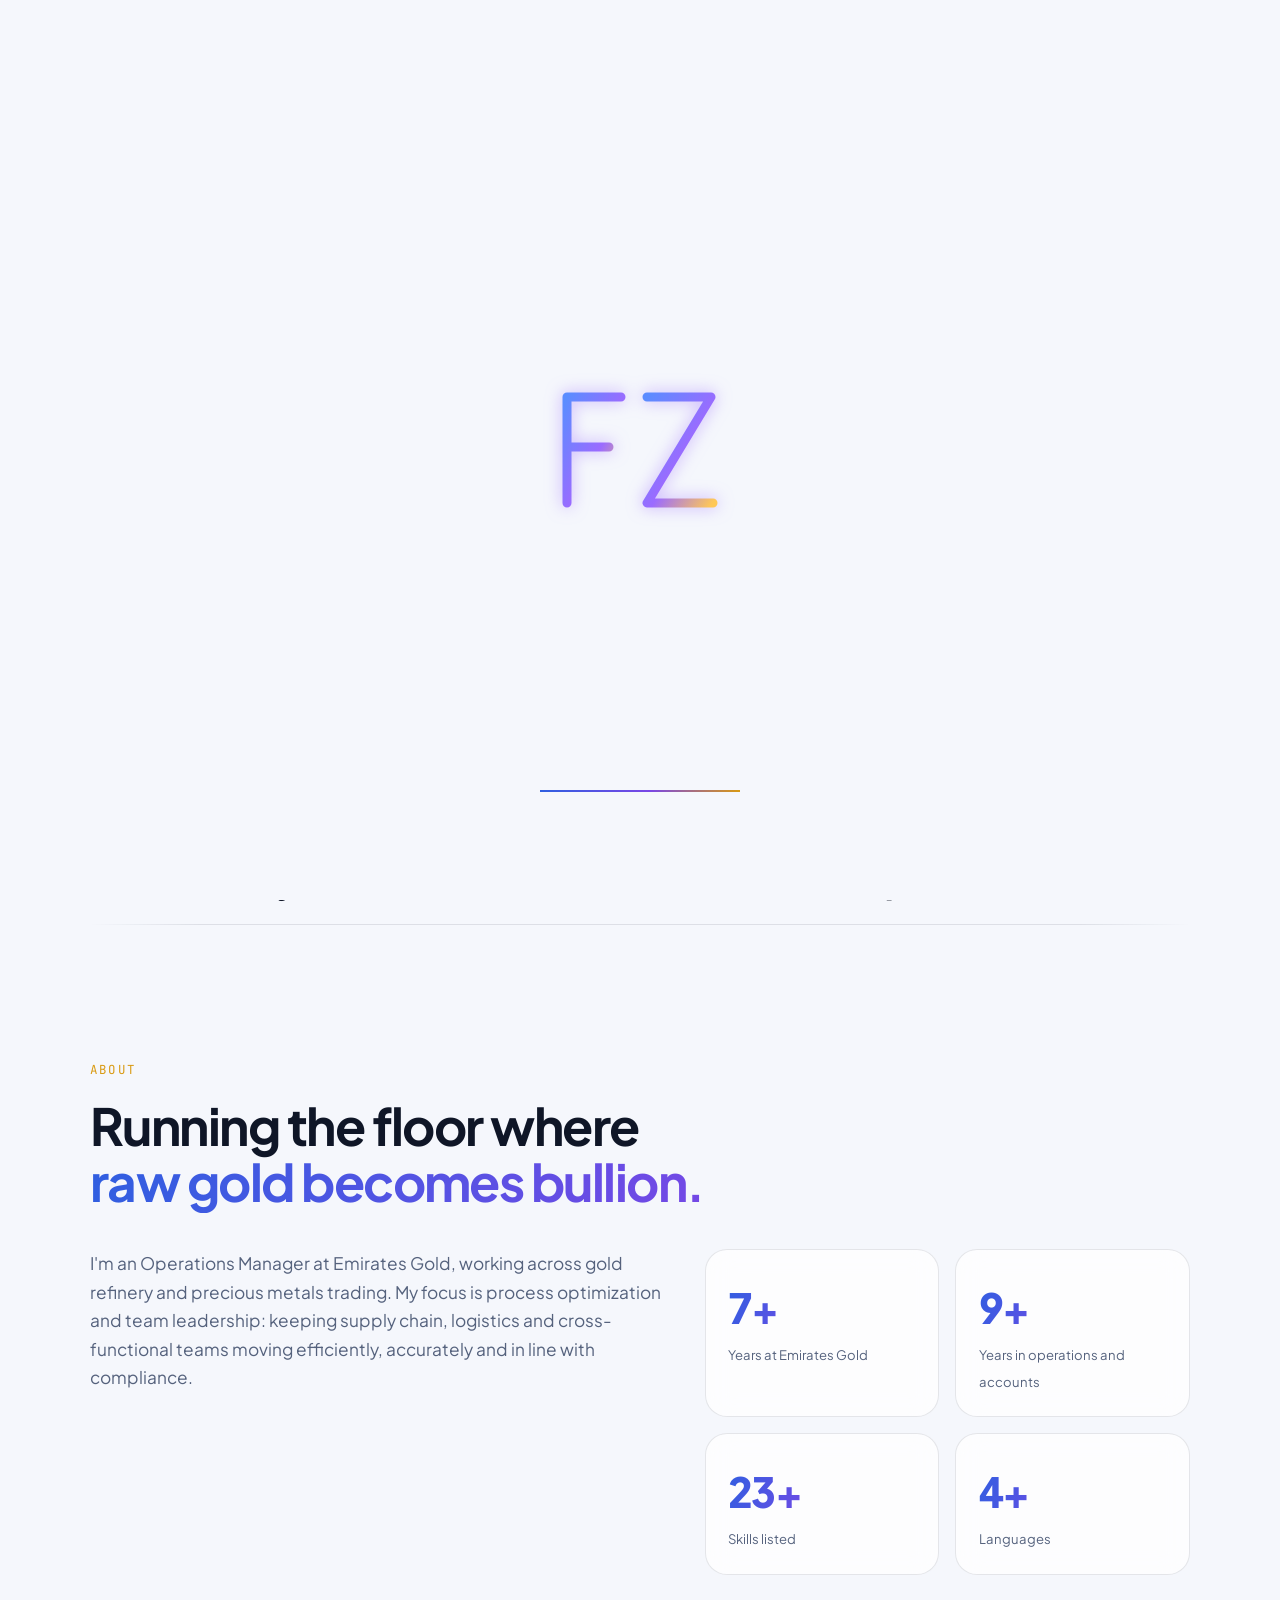
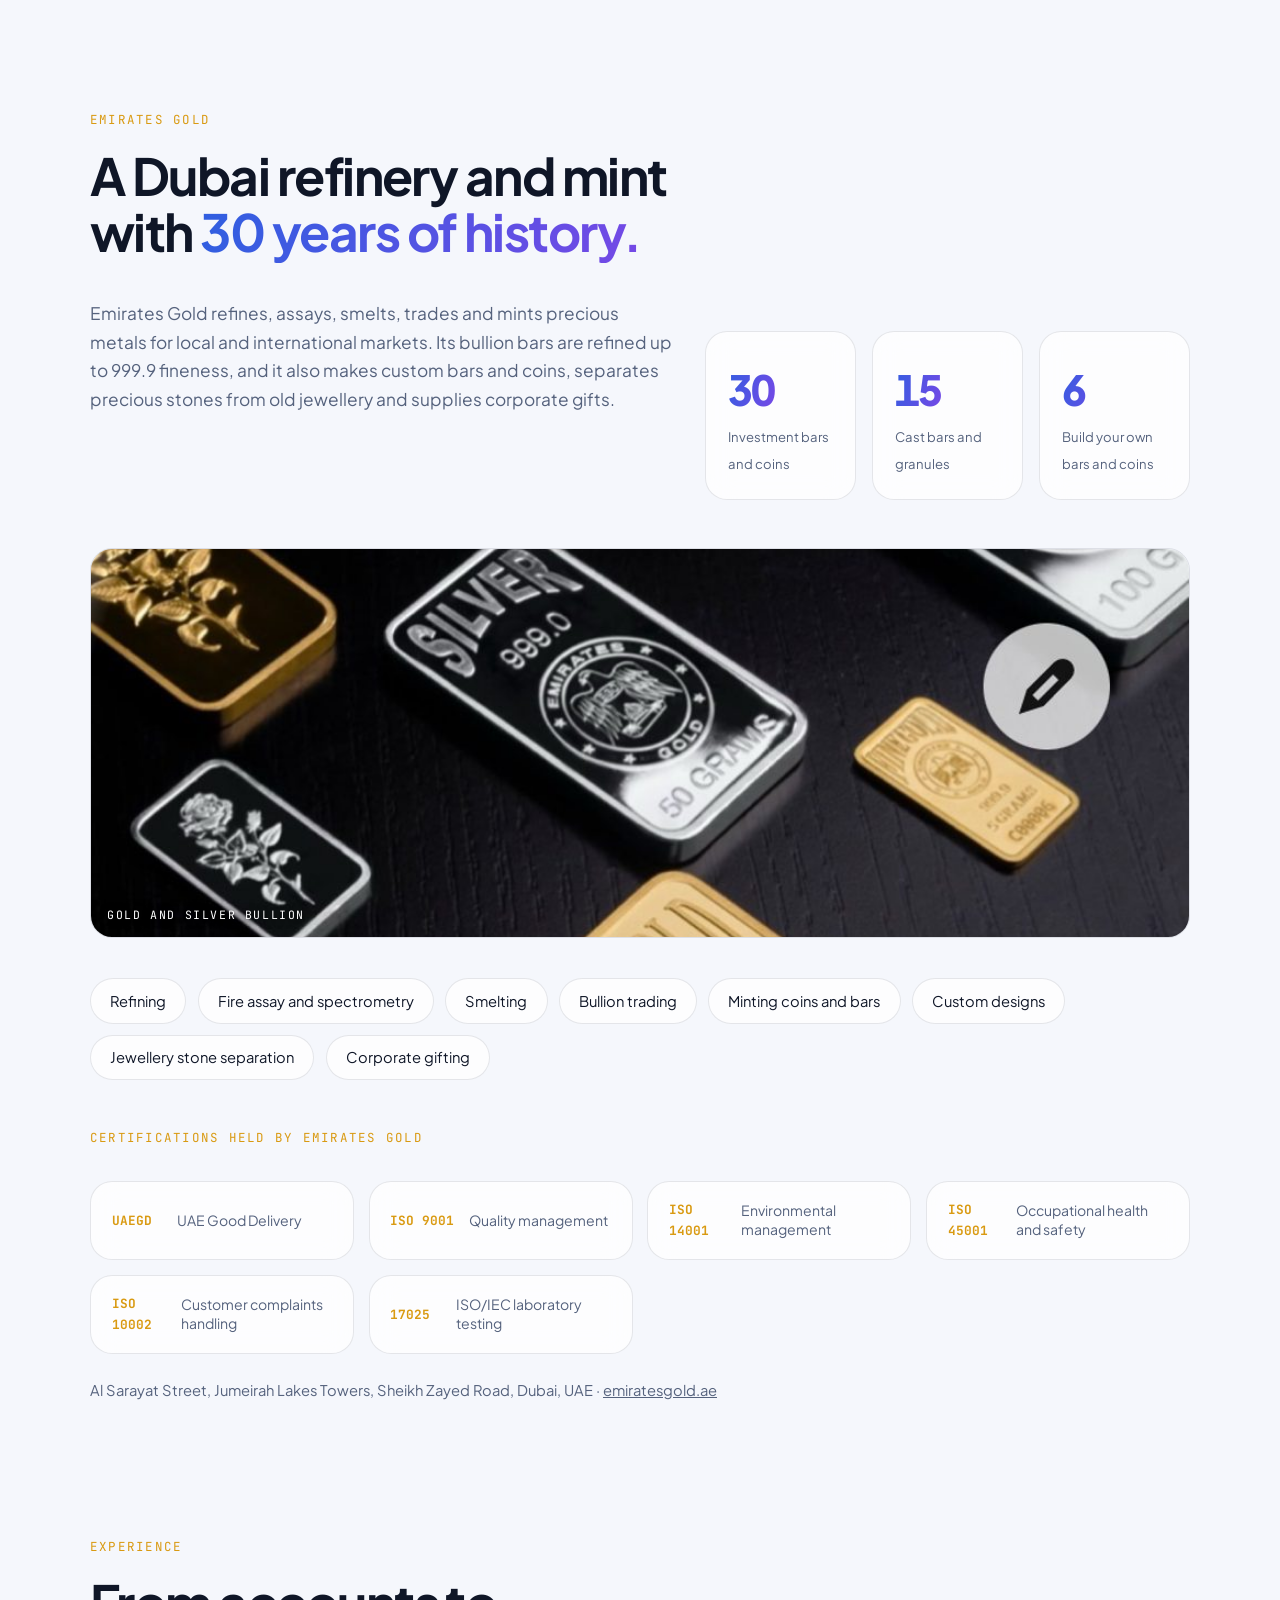
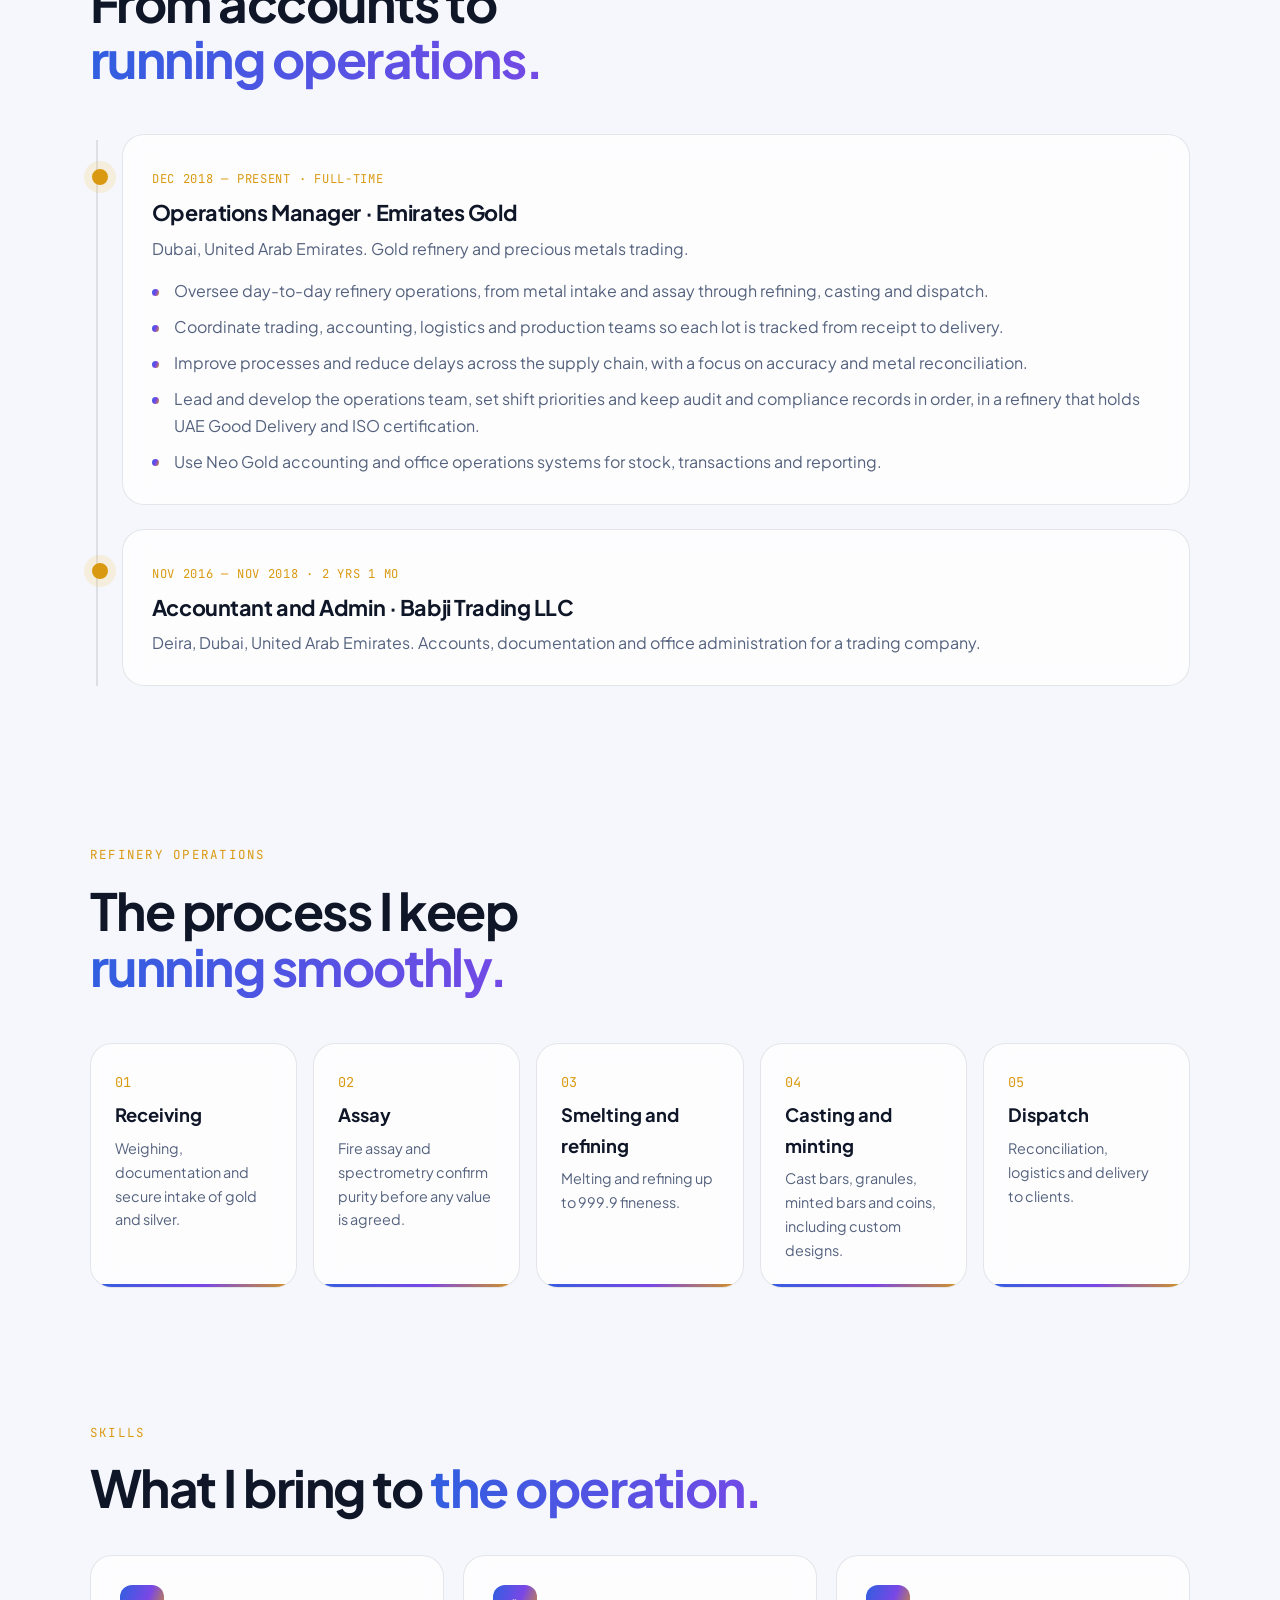
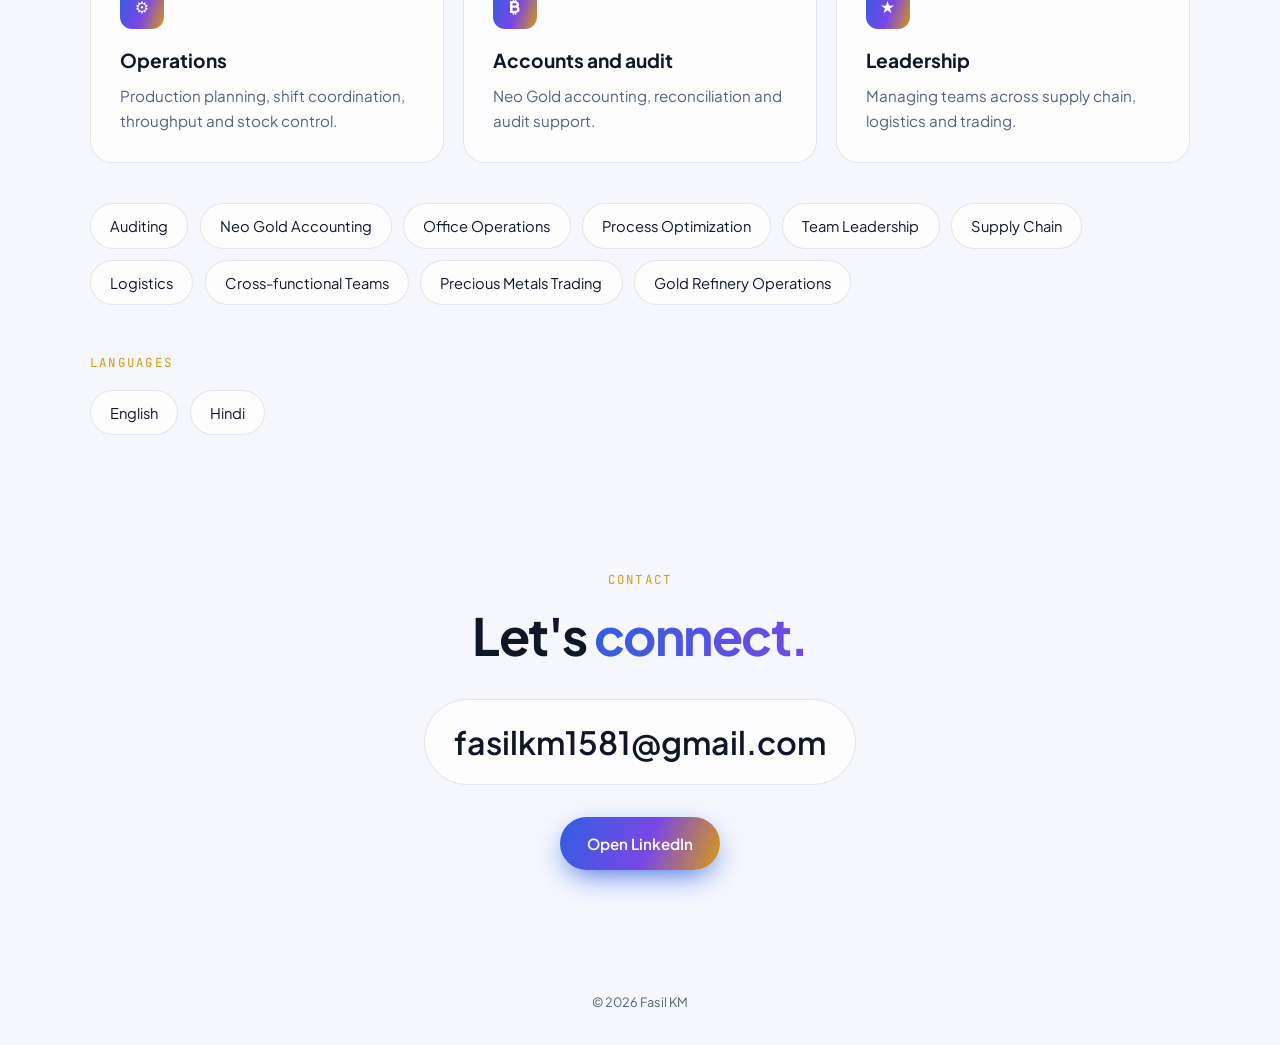
<file: index.html>
<!doctype html>
<html lang="en">
<head>
<meta charset="utf-8">
<meta name="viewport" content="width=device-width,initial-scale=1">
<meta name="description" content="Fasil KM, Operations Manager at Emirates Gold FZCO, Dubai. Gold refinery and precious metals operations.">
<title>Fasil KM. Portfolio</title>
<link rel="preconnect" href="https://fonts.googleapis.com">
<link rel="preconnect" href="https://fonts.gstatic.com" crossorigin>
<link href="https://fonts.googleapis.com/css2?family=Plus+Jakarta+Sans:wght@400;500;600;800&family=JetBrains+Mono:wght@500&display=swap" rel="stylesheet">
<style>
/* Layout: centered hero stack (photo, name, role), then glass sections on a drifting gradient field */
:root{color-scheme:dark;--bg:#080c16;--fg:#eef2fb;--mute:#93a0ba;--card:rgba(255,255,255,.055);--line:rgba(255,255,255,.1);--a:#5b8cff;--b:#9b6bff;--g:#ffc857;--grad:linear-gradient(110deg,var(--a),var(--b) 55%,var(--g));--sans:'Plus Jakarta Sans',system-ui,sans-serif;--mono:'JetBrains Mono',ui-monospace,monospace}
@media (prefers-color-scheme:light){:root:not([data-theme="dark"]){color-scheme:light;--bg:#f5f7fc;--fg:#0f1627;--mute:#55627d;--card:rgba(255,255,255,.75);--line:rgba(15,22,39,.1);--a:#2f5fe0;--b:#7a47e6;--g:#d99a12}}
:root[data-theme="light"]{color-scheme:light;--bg:#f5f7fc;--fg:#0f1627;--mute:#55627d;--card:rgba(255,255,255,.75);--line:rgba(15,22,39,.1);--a:#2f5fe0;--b:#7a47e6;--g:#d99a12}
*{box-sizing:border-box;margin:0;padding:0}
html{scroll-behavior:smooth}
body{background:var(--bg);color:var(--fg);font-family:var(--sans);line-height:1.65;overflow-x:hidden;padding-inline:max(16px,4vw)}
a{color:inherit;text-decoration:none}
:focus-visible{outline:2px solid var(--a);outline-offset:3px}
/* blobs */
.field{position:fixed;inset:0;z-index:-1;overflow:hidden;pointer-events:none}
.field i{position:absolute;border-radius:50%;filter:blur(90px);opacity:.45;animation:drift 20s ease-in-out infinite alternate}
.field i:nth-child(1){width:46vmax;height:46vmax;background:var(--a);top:-12vmax;left:-10vmax}
.field i:nth-child(2){width:40vmax;height:40vmax;background:var(--b);bottom:-14vmax;right:-8vmax;animation-delay:-6s}
.field i:nth-child(3){width:26vmax;height:26vmax;background:var(--g);top:40%;left:45%;opacity:.18;animation-delay:-12s}
@keyframes drift{to{transform:translate(8vmax,6vmax) scale(1.2)}}
#prog{position:fixed;top:0;left:0;height:3px;width:0;background:var(--grad);z-index:60}
/* nav */
.nav{position:fixed;top:14px;left:50%;transform:translateX(-50%);z-index:50;display:flex;gap:.2rem;padding:.4rem;border-radius:99px;background:var(--card);border:1px solid var(--line);backdrop-filter:blur(16px);-webkit-backdrop-filter:blur(16px);max-width:calc(100% - 24px);overflow-x:auto;scrollbar-width:none;animation:drop .9s .2s both cubic-bezier(.2,.8,.2,1)}
.nav::-webkit-scrollbar{display:none}
.nav a{padding:.45rem .95rem;border-radius:99px;font-size:.85rem;color:var(--mute);white-space:nowrap;transition:.3s}
.nav a:hover{color:var(--fg)}
.nav a.on{background:var(--grad);color:#fff}
@keyframes drop{from{opacity:0;transform:translate(-50%,-30px)}}
section{max-width:1100px;margin-inline:auto;padding-block:11vh 4vh}
.eyebrow{font-family:var(--mono);font-size:.78rem;letter-spacing:.18em;text-transform:uppercase;color:var(--g);margin-bottom:1rem}
h2{font-size:clamp(1.9rem,5vw,3.2rem);line-height:1.1;letter-spacing:-.03em;max-width:20ch;text-wrap:balance}
.grad{background:var(--grad);-webkit-background-clip:text;background-clip:text;color:transparent;background-size:200% auto;animation:flow 6s linear infinite}
@keyframes flow{to{background-position:200% center}}
/* hero */
#home{min-height:auto;padding-top:15vh;display:flex;flex-direction:column;align-items:center;text-align:center}
.avatar{position:relative;width:clamp(170px,30vw,240px);aspect-ratio:1;animation:pop 1.1s .1s both cubic-bezier(.2,1.2,.3,1)}
.avatar::before{content:"";position:absolute;inset:-7px;border-radius:50%;background:conic-gradient(from 0deg,var(--a),var(--b),var(--g),var(--a));animation:spin 6s linear infinite}
.avatar::after{content:"";position:absolute;inset:-22px;border-radius:50%;border:1px dashed var(--line);animation:spin 30s linear infinite reverse}
.avatar img{position:relative;z-index:1;width:100%;height:100%;border-radius:50%;object-fit:cover;border:5px solid var(--bg);display:block;max-width:100%}
.orb{position:absolute;z-index:2;font-size:.72rem;font-weight:600;padding:.3rem .7rem;border-radius:99px;background:var(--card);border:1px solid var(--line);backdrop-filter:blur(10px);-webkit-backdrop-filter:blur(10px);white-space:nowrap;animation:float 5s ease-in-out infinite alternate}
.orb:nth-of-type(1){left:-36%;top:12%}.orb:nth-of-type(2){right:-40%;top:30%;animation-delay:-1.5s}.orb:nth-of-type(3){left:-24%;bottom:6%;animation-delay:-3s}
@media(max-width:560px){.orb{display:none}}
@keyframes float{to{transform:translateY(-14px)}}
@keyframes spin{to{transform:rotate(1turn)}}
@keyframes pop{from{opacity:0;transform:scale(.6)}}
.hname{font-size:clamp(2.8rem,10vw,6.5rem);font-weight:800;line-height:1;letter-spacing:-.05em;margin-top:2.6rem}
.up{opacity:0;transform:translateY(30px);animation:up .9s both cubic-bezier(.2,.8,.2,1)}
@keyframes up{to{opacity:1;transform:none}}
.hrole{margin-top:1rem;font-size:clamp(1.1rem,2.6vw,1.7rem);font-weight:600}
.hsub{margin-top:.5rem;color:var(--mute);min-height:1.8em;font-family:var(--mono);font-size:clamp(.85rem,1.8vw,1rem)}
.caret{display:inline-block;width:2px;height:1em;background:var(--g);margin-left:3px;vertical-align:-.15em;animation:blink 1s steps(1) infinite}
@keyframes blink{50%{opacity:0}}
.cta{display:flex;gap:.8rem;margin-top:2rem;flex-wrap:wrap;justify-content:center}
.btn{display:inline-block;padding:.85rem 1.7rem;border-radius:99px;font-weight:600;font-size:.95rem;border:1px solid var(--line);background:var(--card);backdrop-filter:blur(10px);-webkit-backdrop-filter:blur(10px);transition:transform .2s,box-shadow .3s}
.btn.main{background:var(--grad);border:0;color:#fff;box-shadow:0 10px 30px -8px var(--a)}
.btn:hover{box-shadow:0 14px 34px -10px var(--b)}
.loc{margin-top:2.4rem;display:flex;gap:.6rem;align-items:center;color:var(--mute);font-size:.88rem}
.loc i{width:8px;height:8px;border-radius:50%;background:#3ddc97;animation:pulse 1.8s infinite}
@keyframes pulse{0%{box-shadow:0 0 0 0 rgba(61,220,151,.6)}100%{box-shadow:0 0 0 12px rgba(61,220,151,0)}}
/* marquee */
.marquee{margin-top:8vh;overflow:hidden;border-block:1px solid var(--line);padding:1rem 0;mask-image:linear-gradient(90deg,transparent,#000 10%,#000 90%,transparent);-webkit-mask-image:linear-gradient(90deg,transparent,#000 10%,#000 90%,transparent)}
.track{display:inline-flex;gap:2.5rem;white-space:nowrap;animation:mq 28s linear infinite;font-size:clamp(1.2rem,3vw,2rem);font-weight:800;letter-spacing:-.02em}
.track span{display:flex;align-items:center;gap:2.5rem}
.track span::after{content:"✦";color:var(--g);font-size:.7em}
@keyframes mq{to{transform:translateX(-50%)}}
/* glass */
.glass{background:var(--card);border:1px solid var(--line);border-radius:22px;backdrop-filter:blur(14px);-webkit-backdrop-filter:blur(14px)}
.about-wrap{display:grid;grid-template-columns:1.2fr 1fr;gap:2rem;margin-top:2.5rem}
@media(max-width:820px){.about-wrap{grid-template-columns:1fr}}
.about-wrap>*{min-width:0}
.about-wrap p{color:var(--mute);font-size:1.08rem;max-width:58ch}
.stats{display:grid;grid-template-columns:1fr 1fr;gap:1rem}
.stat{padding:1.4rem}
.stat b{display:block;font-size:2.6rem;font-weight:800;letter-spacing:-.04em;background:var(--grad);-webkit-background-clip:text;background-clip:text;color:transparent;font-variant-numeric:tabular-nums}
.stat span{color:var(--mute);font-size:.82rem}
/* timeline */
.tl{position:relative;margin-top:3rem;padding-left:2rem}
.tl::before{content:"";position:absolute;left:6px;top:6px;bottom:0;width:2px;background:var(--line)}
.tl .fill{position:absolute;left:6px;top:6px;width:2px;height:0;background:var(--grad)}
.job{position:relative;padding:1.8rem;margin-bottom:1.5rem}
.job::before{content:"";position:absolute;left:calc(-2rem + 1px);top:2.1rem;width:12px;height:12px;border-radius:50%;background:var(--bg);border:2px solid var(--a);transition:.5s}
.job.in::before{background:var(--g);border-color:var(--g);box-shadow:0 0 0 8px rgba(255,200,87,.18)}
.job em{font-family:var(--mono);font-style:normal;font-size:.76rem;color:var(--g);letter-spacing:.06em}
.job h3{font-size:1.35rem;margin:.3rem 0;letter-spacing:-.02em}
.job p{color:var(--mute)}
.bul{list-style:none;display:grid;gap:.6rem;margin-top:1rem;color:var(--mute)}
.bul li{padding-left:1.4rem;position:relative}
.bul li::before{content:"";position:absolute;left:0;top:.65em;width:7px;height:7px;border-radius:50%;background:var(--grad)}
/* flow */
.flow{display:grid;grid-template-columns:repeat(auto-fit,minmax(180px,1fr));gap:1rem;margin-top:3rem;counter-reset:s}
.step{padding:1.5rem;position:relative;overflow:hidden}
.step::before{counter-increment:s;content:"0" counter(s);font-family:var(--mono);color:var(--g);font-size:.85rem}
.step h3{margin:.4rem 0;font-size:1.15rem}
.step p{color:var(--mute);font-size:.9rem}
.step::after{content:"";position:absolute;left:0;bottom:0;height:3px;width:0;background:var(--grad);transition:width 1.4s .3s}
.step.in::after{width:100%}
.ingot-unused{width:min(340px,80%);height:84px;margin:3rem auto 0;background:linear-gradient(135deg,#8a6a1c,#f6df8d 42%,#b8922e 62%,#6e5214);clip-path:polygon(8% 0,92% 0,100% 100%,0 100%);position:relative;overflow:hidden;box-shadow:0 20px 60px rgba(255,200,87,.25)}
.ingot-unused::after{content:"";position:absolute;top:0;bottom:0;width:60px;background:linear-gradient(90deg,transparent,rgba(255,255,255,.65),transparent);animation:shine 3.2s infinite;transform:skewX(-20deg)}
.ingot-unused span{position:absolute;inset:0;display:grid;place-items:center;color:#3b2c06;font-weight:800;letter-spacing:.2em;font-size:.78rem;z-index:1}
@keyframes shine{from{left:-80px}to{left:110%}}
/* skills */
.chips{display:flex;flex-wrap:wrap;gap:.7rem;margin-top:2.5rem}
.chip{padding:.6rem 1.2rem;border-radius:99px;border:1px solid var(--line);background:var(--card);font-size:.92rem;transition:transform .3s,background .3s,color .3s}
.chip:hover{background:var(--grad);color:#fff;transform:translateY(-5px) scale(1.05)}
.cards{display:grid;grid-template-columns:repeat(auto-fit,minmax(250px,1fr));gap:1.2rem;margin-top:2.5rem;perspective:900px}
.card{padding:1.8rem;position:relative;overflow:hidden;transition:transform .15s}
.card::after{content:"";position:absolute;width:260px;height:260px;left:var(--mx,50%);top:var(--my,50%);transform:translate(-50%,-50%);background:radial-gradient(rgba(91,140,255,.3),transparent 65%);opacity:0;transition:opacity .3s;pointer-events:none}
.card:hover::after{opacity:1}
.card h3{font-size:1.2rem;margin-bottom:.4rem}
.card p{color:var(--mute);font-size:.95rem}
.ico{display:grid;place-items:center;width:44px;height:44px;border-radius:12px;background:var(--grad);color:#fff;font-weight:800;margin-bottom:1rem}
/* contact */
#contact{text-align:center;padding-bottom:10vh}
#contact h2{margin-inline:auto}
.mail{display:inline-block;margin-top:2.2rem;font-size:clamp(1.1rem,3.4vw,2rem);font-weight:600;padding:1rem 1.8rem;border-radius:99px}
.mail:hover{box-shadow:0 14px 40px -12px var(--b)}
.sel{user-select:all}
footer{text-align:center;color:var(--mute);font-size:.8rem;padding:2rem 0}
/* reveal */
.rv{opacity:0;transform:translateY(40px) scale(.98);transition:opacity .9s,transform .9s cubic-bezier(.2,.8,.2,1)}
.rv.in{opacity:1;transform:none}
.rv.l{transform:translateX(-40px)}.rv.r{transform:translateX(40px)}
.rv.in.l,.rv.in.r{transform:none}
@media(prefers-reduced-motion:reduce){*{animation:none!important;transition:none!important}.rv,.up{opacity:1;transform:none}}
.bullion{position:relative;margin-top:3rem;border-radius:22px;overflow:hidden;border:1px solid var(--line);aspect-ratio:1000/355;max-width:100%}
.bullion img{width:100%;height:100%;object-fit:cover;display:block;transform:scale(1.12);transition:transform 1.6s cubic-bezier(.2,.8,.2,1)}
.bullion.in img{transform:scale(1)}
.bullion::after{content:"";position:absolute;top:0;bottom:0;width:90px;left:-120px;background:linear-gradient(90deg,transparent,rgba(255,255,255,.28),transparent);transform:skewX(-20deg);animation:shine 4s 1s infinite}
.bullion figcaption{position:absolute;left:1rem;bottom:.8rem;font-family:var(--mono);font-size:.72rem;letter-spacing:.14em;text-transform:uppercase;color:#fff;text-shadow:0 1px 8px #000}
.co{display:grid;grid-template-columns:repeat(auto-fit,minmax(150px,1fr));gap:1rem;margin-top:2rem}
.co .stat{text-align:left}
.certs{display:grid;grid-template-columns:repeat(auto-fit,minmax(210px,1fr));gap:.9rem;margin-top:2rem}
.cert{padding:1.1rem 1.3rem;display:flex;gap:.9rem;align-items:center}
.cert b{font-family:var(--mono);font-size:.8rem;color:var(--g);min-width:3.2rem}
.cert span{font-size:.88rem;color:var(--mute);line-height:1.4}
.addr{margin-top:1.5rem;color:var(--mute);font-size:.92rem}
.hero-bars{position:absolute;inset:0 0 auto 0;height:70vh;z-index:-1;opacity:.22;background:url([data-uri]) center/cover;mask-image:linear-gradient(#000 30%,transparent);-webkit-mask-image:linear-gradient(#000 30%,transparent)}

#loader{position:fixed;inset:0;z-index:100;background:var(--bg);display:grid;place-items:center;transition:transform 1s cubic-bezier(.77,0,.18,1),opacity .4s .7s;transform:none}
#loader.out{transform:translateY(-100%);opacity:0;pointer-events:none}
#loader::before{content:"";position:absolute;width:60vmax;height:60vmax;border-radius:50%;background:radial-gradient(var(--b),transparent 60%);opacity:.3;animation:drift 6s ease-in-out infinite alternate}
.ld-wrap{position:relative;text-align:center;display:grid;gap:1.4rem;justify-items:center}
.ld-mono{font-size:clamp(5rem,26vw,10rem);font-weight:800;letter-spacing:-.06em;line-height:1;color:transparent;-webkit-text-stroke:1.5px var(--fg);position:relative;animation:rimout .5s 2.2s forwards}
@keyframes rimout{to{-webkit-text-stroke-color:transparent}}
.ld-mono span{position:absolute;inset:0;background:var(--grad);-webkit-background-clip:text;background-clip:text;color:transparent;-webkit-text-stroke:0;padding-right:.06em;clip-path:inset(100% -2px 0 -2px);animation:fillup 2.2s .2s cubic-bezier(.6,0,.3,1) forwards}
@keyframes fillup{to{clip-path:inset(-2px -2px -2px -2px)}}
.ld-bar{width:min(260px,60vw);height:3px;background:var(--line);border-radius:3px;overflow:hidden}
.ld-bar i{display:block;height:100%;width:0;background:var(--grad);animation:ldbar 2.4s .1s cubic-bezier(.6,0,.3,1) forwards}
@keyframes ldbar{to{width:100%}}
.ld-meta{display:flex;gap:1.2rem;align-items:center;font-family:var(--mono);font-size:.78rem;letter-spacing:.2em;text-transform:uppercase;color:var(--mute)}
#ldn{color:var(--g);font-variant-numeric:tabular-nums;min-width:3ch;text-align:right}
body.loading{overflow:hidden}
body.loading .up,body.loading .avatar,body.loading .nav{animation-play-state:paused}
.brand{font-weight:800;letter-spacing:.04em;padding:.45rem .9rem;border-radius:99px;background:var(--grad);color:#fff;font-size:.85rem}
.nav a.brand:hover,.nav a.brand{color:#fff}
.nav a.brand.on{background:var(--grad)}

.ingot{width:min(300px,76vw);height:auto;overflow:visible;animation:bob 2.8s ease-in-out infinite alternate}
@keyframes bob{to{transform:translateY(-8px)}}
.pour{transform:translateY(115px);animation:pour 2.3s .2s cubic-bezier(.5,0,.2,1) forwards}
@keyframes pour{to{transform:translateY(0)}}
.glint{animation:glint 1.1s 2.5s ease-in-out forwards}
@keyframes glint{to{transform:skewX(-20deg) translateX(420px)}}
.stamp{opacity:0;transform-origin:150px 80px;animation:stamp .5s 2.3s cubic-bezier(.2,1.6,.4,1) forwards}
.stamp.s2{animation-delay:2.45s}
@keyframes stamp{from{opacity:0;transform:scale(1.8)}to{opacity:1;transform:none}}

#loader{background:transparent;transition:none;transform:none;opacity:1;display:block}
#loader::before{display:none}
#loader.out{transform:none;opacity:1;pointer-events:none}
.pn{position:absolute;left:0;right:0;height:50.5%;background:var(--bg);transition:transform 1s cubic-bezier(.77,0,.18,1)}
.pn.t{top:0}.pn.b{bottom:0}
#loader.out .pn.t{transform:translateY(-100%)}
#loader.out .pn.b{transform:translateY(100%)}
.ld-c{position:absolute;inset:0;display:grid;place-items:center;transition:transform .7s,opacity .5s}
#loader.out .ld-c,#loader.out .ld-line{opacity:0;transform:scale(1.4)}
.fz{width:min(170px,44vw);height:auto;overflow:visible;filter:drop-shadow(0 0 0 rgba(155,107,255,0));animation:glow .8s 2.1s ease-out forwards}
@keyframes glow{50%{filter:drop-shadow(0 0 22px rgba(155,107,255,.9))}100%{filter:drop-shadow(0 0 8px rgba(155,107,255,.5))}}
.dr{stroke-dasharray:1 2;stroke-dashoffset:1;opacity:0;animation:draw 1.1s cubic-bezier(.6,0,.3,1) both}
.d1{animation-delay:.2s}.d2{animation-delay:1s}
@keyframes draw{from{opacity:1;stroke-dashoffset:1}to{opacity:1;stroke-dashoffset:0}}
.ring{position:absolute;width:min(170px,44vw);aspect-ratio:1;border-radius:50%;border:2px solid #9b6bff;opacity:0;animation:ring 1s 2.2s ease-out forwards}
@keyframes ring{from{opacity:.9;transform:scale(.6)}to{opacity:0;transform:scale(3)}}
.ld-line{position:absolute;left:50%;bottom:12vh;width:min(200px,50vw);height:2px;margin-left:calc(min(200px,50vw)/-2);background:var(--line);overflow:hidden;transition:opacity .4s}
.ld-line i{display:block;height:100%;width:0;background:var(--grad);animation:ldbar 2.4s .1s cubic-bezier(.6,0,.3,1) forwards}
@keyframes ldbar{to{width:100%}}
</style>
</head>
<body>


<div id="loader" role="status" aria-label="Loading"><div class="pn t"></div><div class="pn b"></div>
<div class="ld-c"><svg class="fz" viewBox="0 0 170 130" width="170" height="130" aria-hidden="true">
<defs><linearGradient id="fg" x1="0" y1="0" x2="1" y2="1"><stop offset="0" stop-color="#5b8cff"/><stop offset=".55" stop-color="#9b6bff"/><stop offset="1" stop-color="#ffc857"/></linearGradient></defs>
<g fill="none" stroke="url(#fg)" stroke-width="9" stroke-linecap="round" stroke-linejoin="round">
<path class="dr d1" pathLength="1" d="M12 12H66M12 12V118M12 62H54"/>
<path class="dr d2" pathLength="1" d="M92 12H156L92 118H158"/>
</g></svg><i class="ring"></i></div>
<div class="ld-line"><i></i></div></div>
<script>document.body.classList.add('loading')</script>
<div class="field"><i></i><i></i><i></i></div>
<div id="prog"></div>

<nav class="nav" id="nav">
  <a href="#home" class="brand">FZ</a><a href="#home" class="on">Home</a><a href="#about">About</a><a href="#company">Company</a><a href="#experience">Experience</a><a href="#process">Process</a><a href="#skills">Skills</a><a href="#contact">Contact</a>
</nav>

<section id="home" style="position:relative"><div class="hero-bars" aria-hidden="true"></div>
  <div class="avatar" id="av">
    <img src="[data-uri]" alt="Fasil KM" width="560" height="560">
    <span class="orb">Gold Refinery</span><span class="orb">Operations</span><span class="orb">Dubai, UAE</span>
  </div>
  <h1 class="hname up" style="animation-delay:.5s"><span class="grad">Fasil KM</span></h1>
  <p class="hrole up" style="animation-delay:.7s">Operations Manager at Emirates Gold FZCO</p>
  <p class="hsub up" style="animation-delay:.9s"><span id="type"></span><span class="caret"></span></p>
  <div class="cta up" style="animation-delay:1.1s">
    <a class="btn main mag" href="#experience">View experience</a>
    <a class="btn mag" href="https://www.linkedin.com/in/fasil-km-a1857ba8" target="_blank" rel="noopener">LinkedIn</a>
  </div>
  <p class="loc up" style="animation-delay:1.3s"><i></i>Dubai, United Arab Emirates</p>
  <div class="marquee up" style="animation-delay:1.5s;width:100%"><div class="track" id="mq"></div></div>
</section>

<section id="about">
  <div class="eyebrow rv">About</div>
  <h2 class="rv">Running the floor where <span class="grad">raw gold becomes bullion.</span></h2>
  <div class="about-wrap">
    <p class="rv l">I'm an Operations Manager at Emirates Gold, working across gold refinery and precious metals trading. My focus is process optimization and team leadership: keeping supply chain, logistics and cross-functional teams moving efficiently, accurately and in line with compliance.</p>
    <div class="stats">
      <div class="stat glass rv r"><b data-to="7">0</b><span>Years at Emirates Gold</span></div>
      <div class="stat glass rv r" style="transition-delay:.1s"><b data-to="9">0</b><span>Years in operations and accounts</span></div>
      <div class="stat glass rv r" style="transition-delay:.2s"><b data-to="23">0</b><span>Skills listed</span></div>
      <div class="stat glass rv r" style="transition-delay:.3s"><b data-to="4">0</b><span>Languages</span></div>
    </div>
  </div>
</section>

<section id="company">
  <div class="eyebrow rv">Emirates Gold</div>
  <h2 class="rv">A Dubai refinery and mint with <span class="grad">30 years of history.</span></h2>
  <div class="about-wrap">
    <p class="rv l">Emirates Gold refines, assays, smelts, trades and mints precious metals for local and international markets. Its bullion bars are refined up to 999.9 fineness, and it also makes custom bars and coins, separates precious stones from old jewellery and supplies corporate gifts.</p>
    <div class="co">
      <div class="stat glass rv r"><b data-exact="1" data-to="30">0</b><span>Investment bars and coins</span></div>
      <div class="stat glass rv r" style="transition-delay:.1s"><b data-exact="1" data-to="15">0</b><span>Cast bars and granules</span></div>
      <div class="stat glass rv r" style="transition-delay:.2s"><b data-exact="1" data-to="6">0</b><span>Build your own bars and coins</span></div>
    </div>
  </div>
  <figure class="bullion rv"><img src="[data-uri]" alt="Gold and silver bullion bars: 1 ounce, 50 gram and 100 gram bars, 999.0 and fine gold" loading="lazy"><figcaption>Gold and silver bullion</figcaption></figure>
  <div class="chips rv"><span class="chip">Refining</span><span class="chip">Fire assay and spectrometry</span><span class="chip">Smelting</span><span class="chip">Bullion trading</span><span class="chip">Minting coins and bars</span><span class="chip">Custom designs</span><span class="chip">Jewellery stone separation</span><span class="chip">Corporate gifting</span></div>
  <div class="eyebrow rv" style="margin-top:3rem">Certifications held by Emirates Gold</div>
  <div class="certs">
    <div class="cert glass rv"><b>UAEGD</b><span>UAE Good Delivery</span></div>
    <div class="cert glass rv" style="transition-delay:.08s"><b>ISO 9001</b><span>Quality management</span></div>
    <div class="cert glass rv" style="transition-delay:.16s"><b>ISO 14001</b><span>Environmental management</span></div>
    <div class="cert glass rv" style="transition-delay:.24s"><b>ISO 45001</b><span>Occupational health and safety</span></div>
    <div class="cert glass rv" style="transition-delay:.32s"><b>ISO 10002</b><span>Customer complaints handling</span></div>
    <div class="cert glass rv" style="transition-delay:.4s"><b>17025</b><span>ISO/IEC laboratory testing</span></div>
  </div>
  <p class="addr rv">Al Sarayat Street, Jumeirah Lakes Towers, Sheikh Zayed Road, Dubai, UAE · <a href="https://www.emiratesgold.ae" target="_blank" rel="noopener" style="text-decoration:underline">emiratesgold.ae</a></p>
</section>

<section id="experience">
  <div class="eyebrow rv">Experience</div>
  <h2 class="rv">From accounts to <span class="grad">running operations.</span></h2>
  <div class="tl" id="tl"><div class="fill" id="fill"></div>
    <div class="job glass rv"><em>DEC 2018 — PRESENT · FULL-TIME</em><h3>Operations Manager · Emirates Gold</h3><p>Dubai, United Arab Emirates. Gold refinery and precious metals trading.</p>
      <ul class="bul">
        <li>Oversee day-to-day refinery operations, from metal intake and assay through refining, casting and dispatch.</li>
        <li>Coordinate trading, accounting, logistics and production teams so each lot is tracked from receipt to delivery.</li>
        <li>Improve processes and reduce delays across the supply chain, with a focus on accuracy and metal reconciliation.</li>
        <li>Lead and develop the operations team, set shift priorities and keep audit and compliance records in order, in a refinery that holds UAE Good Delivery and ISO certification.</li>
        <li>Use Neo Gold accounting and office operations systems for stock, transactions and reporting.</li>
      </ul></div>
    <div class="job glass rv"><em>NOV 2016 — NOV 2018 · 2 YRS 1 MO</em><h3>Accountant and Admin · Babji Trading LLC</h3><p>Deira, Dubai, United Arab Emirates. Accounts, documentation and office administration for a trading company.</p></div>
  </div>
</section>

<section id="process">
  <div class="eyebrow rv">Refinery operations</div>
  <h2 class="rv">The process I keep <span class="grad">running smoothly.</span></h2>
  <div class="flow">
    <div class="step glass rv"><h3>Receiving</h3><p>Weighing, documentation and secure intake of gold and silver.</p></div>
    <div class="step glass rv" style="transition-delay:.12s"><h3>Assay</h3><p>Fire assay and spectrometry confirm purity before any value is agreed.</p></div>
    <div class="step glass rv" style="transition-delay:.24s"><h3>Smelting and refining</h3><p>Melting and refining up to 999.9 fineness.</p></div>
    <div class="step glass rv" style="transition-delay:.36s"><h3>Casting and minting</h3><p>Cast bars, granules, minted bars and coins, including custom designs.</p></div>
    <div class="step glass rv" style="transition-delay:.48s"><h3>Dispatch</h3><p>Reconciliation, logistics and delivery to clients.</p></div>
  </div>
  
</section>

<section id="skills">
  <div class="eyebrow rv">Skills</div>
  <h2 class="rv">What I bring to <span class="grad">the operation.</span></h2>
  <div class="cards">
    <div class="card glass rv tilt"><div class="ico">⚙</div><h3>Operations</h3><p>Production planning, shift coordination, throughput and stock control.</p></div>
    <div class="card glass rv tilt" style="transition-delay:.1s"><div class="ico">₿</div><h3>Accounts and audit</h3><p>Neo Gold accounting, reconciliation and audit support.</p></div>
    <div class="card glass rv tilt" style="transition-delay:.2s"><div class="ico">★</div><h3>Leadership</h3><p>Managing teams across supply chain, logistics and trading.</p></div>
  </div>
  <div class="chips rv">
    <span class="chip">Auditing</span><span class="chip">Neo Gold Accounting</span><span class="chip">Office Operations</span><span class="chip">Process Optimization</span><span class="chip">Team Leadership</span><span class="chip">Supply Chain</span><span class="chip">Logistics</span><span class="chip">Cross-functional Teams</span><span class="chip">Precious Metals Trading</span><span class="chip">Gold Refinery Operations</span>
  </div>
  <div class="eyebrow rv" style="margin-top:3rem">Languages</div>
  <div class="chips rv" style="margin-top:0"><span class="chip">English</span><span class="chip">Hindi</span></div>
</section>

<section id="contact">
  <div class="eyebrow rv">Contact</div>
  <h2 class="rv">Let's <span class="grad">connect.</span></h2>
  <a class="mail glass rv mag sel" href="mailto:fasilkm1581@gmail.com">fasilkm1581@gmail.com</a>
  <div class="cta rv" style="margin-top:2rem"><a class="btn main mag" href="https://www.linkedin.com/in/fasil-km-a1857ba8" target="_blank" rel="noopener">Open LinkedIn</a></div>
</section>
<footer>© <span id="yr"></span> Fasil KM</footer>

<script>
const $=s=>document.querySelector(s),$$=s=>[...document.querySelectorAll(s)];
$('#yr').textContent=new Date().getFullYear();
const words=['Gold Refinery','Precious Metals','Process Optimization','Team Leadership','Supply Chain'];
$('#mq').innerHTML=[0,1].map(()=>`<span>${words.join('</span><span>')}</span>`).join('');
// typing
(function(){const r=['Gold refinery operations','Precious metals trading','Process optimization','Team leadership'],el=$('#type');let i=0,j=0,d=false;
(function t(){const w=r[i];el.textContent=w.slice(0,j);
if(!d&&j===w.length){d=true;return setTimeout(t,1500)}
if(d&&j===0){d=false;i=(i+1)%r.length}
j+=d?-1:1;setTimeout(t,d?35:80)})()})();
// progress, scrollspy, timeline fill
const secs=$$('section'),links=$$('#nav a');
function onScroll(){
 $('#prog').style.width=scrollY/(document.documentElement.scrollHeight-innerHeight)*100+'%';
 let cur=secs[0].id;secs.forEach(s=>{if(s.getBoundingClientRect().top<innerHeight*.4)cur=s.id});
 links.forEach(a=>a.classList.toggle('on',a.getAttribute('href')==='#'+cur));
 const tl=$('#tl'),r=tl.getBoundingClientRect();
 $('#fill').style.height=Math.max(0,Math.min(r.height-6,innerHeight*.6-r.top))+'px';
 const av=$('#av');if(av)av.style.transform=`translateY(${Math.min(scrollY,500)*.15}px)`;
}
addEventListener('scroll',onScroll,{passive:true});onScroll();
// reveal + counters
const io=new IntersectionObserver(es=>es.forEach(e=>{if(!e.isIntersecting)return;e.target.classList.add('in');
 e.target.querySelectorAll('[data-to]').forEach(b=>{const to=+b.dataset.to,s=performance.now();
 (function f(t){const p=Math.min((t-s)/1600,1);b.textContent=Math.round(to*(1-Math.pow(1-p,3)))+(b.dataset.exact?'':'+');if(p<1)requestAnimationFrame(f)})(s)});
 io.unobserve(e.target)}),{threshold:.15});
$$('.rv').forEach(e=>io.observe(e));
$$('.step').forEach(e=>io.observe(e));
// tilt + glow
$$('.tilt').forEach(el=>{el.addEventListener('mousemove',e=>{const r=el.getBoundingClientRect(),x=e.clientX-r.left,y=e.clientY-r.top;
 el.style.setProperty('--mx',x+'px');el.style.setProperty('--my',y+'px');
 el.style.transform=`rotateY(${(x/r.width-.5)*12}deg) rotateX(${-(y/r.height-.5)*12}deg)`});
 el.addEventListener('mouseleave',()=>el.style.transform='')});
// magnetic buttons
$$('.mag').forEach(el=>{el.addEventListener('mousemove',e=>{const r=el.getBoundingClientRect();
 el.style.transform=`translate(${(e.clientX-r.left-r.width/2)*.2}px,${(e.clientY-r.top-r.height/2)*.3}px)`});
 el.addEventListener('mouseleave',()=>el.style.transform='')});
// mouse parallax on blobs
addEventListener('mousemove',e=>{const x=(e.clientX/innerWidth-.5)*40,y=(e.clientY/innerHeight-.5)*40;
 $$('.field i').forEach((b,i)=>b.style.translate=`${x*(i+1)*.5}px ${y*(i+1)*.5}px`)});

// loader
(function(){const L=$('#loader');let done=false;
function fin(){if(done)return;done=true;L.classList.add('out');document.body.classList.remove('loading');setTimeout(()=>L.remove(),1300)}
setTimeout(fin,3300);setTimeout(fin,6000)})();
</script>
</body>
</html>
</file>
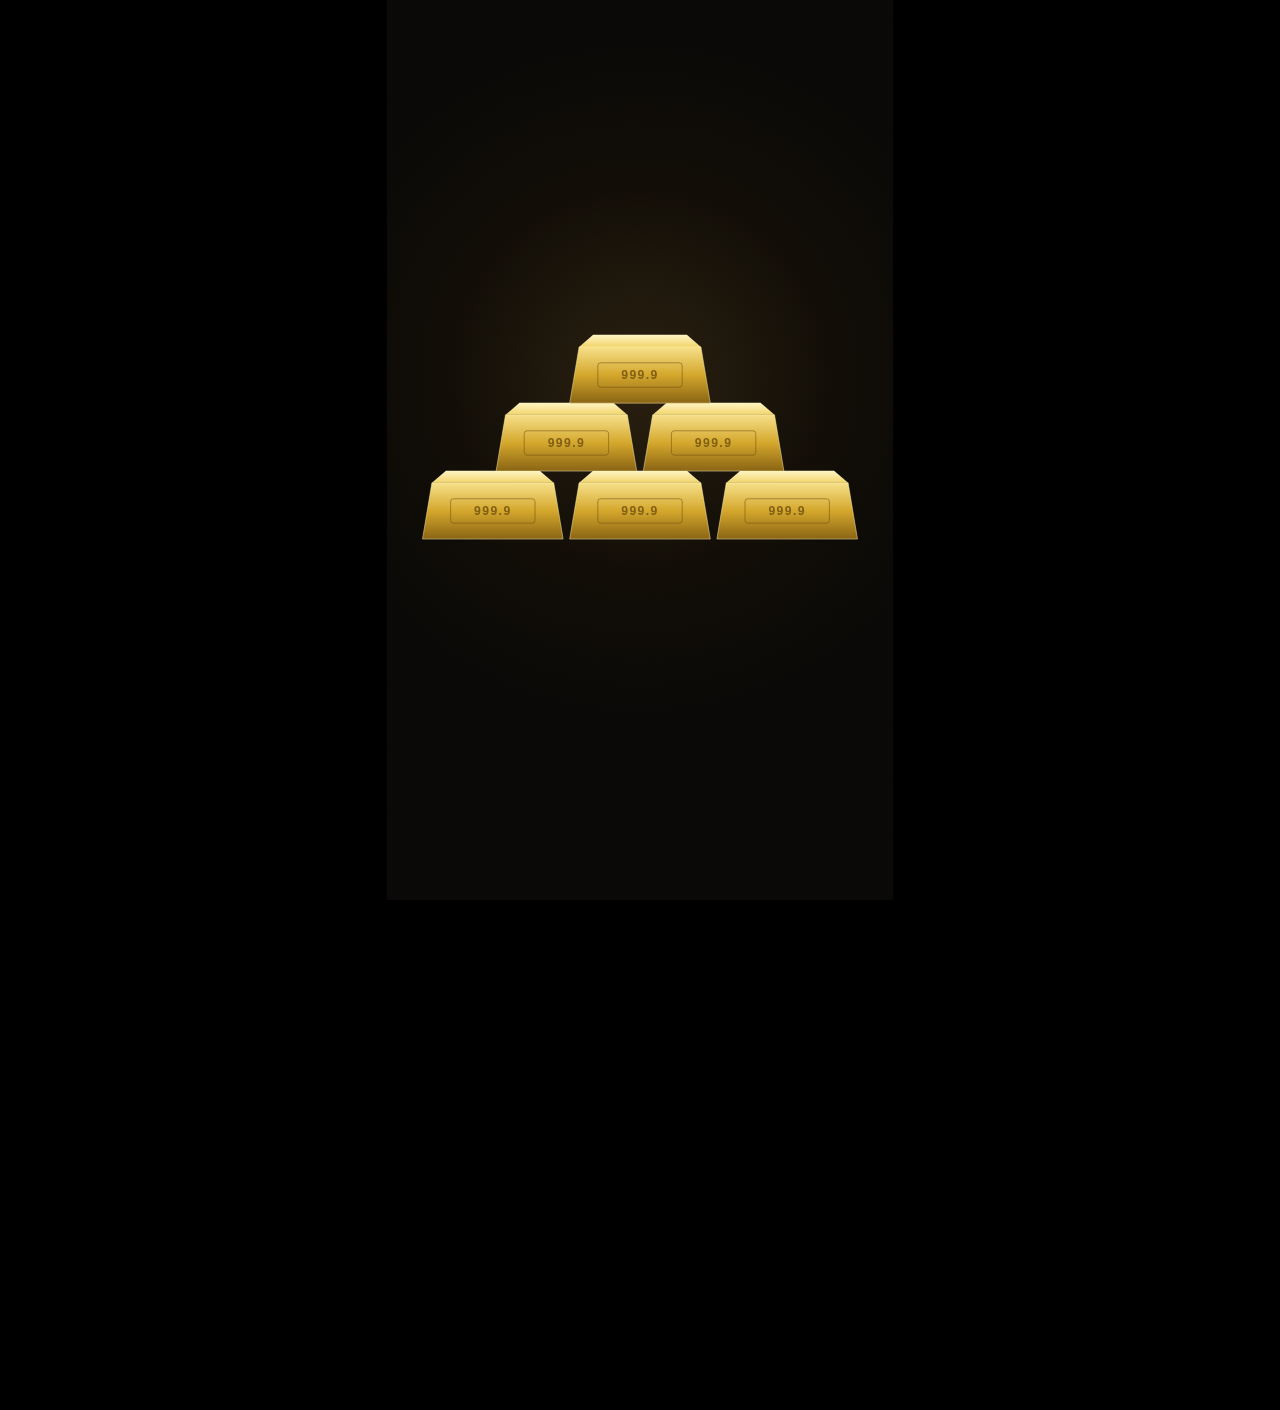
<file: emirates-gold-reel.html>
<!doctype html>
<html lang="en">
<head>
<meta charset="utf-8">
<meta name="viewport" content="width=device-width,initial-scale=1">
<title>Emirates Gold Reel</title>
<style>
  :root{
    --bg:#0a0907; --gold1:#f6e08a; --gold2:#d4a72c; --gold3:#8a6414; --ink:#f4efe2; --mute:#a99f86;
  }
  *{box-sizing:border-box;margin:0}
  html,body{height:100%;background:#000;overflow:hidden}
  body{display:flex;align-items:center;justify-content:center}
  #stage{
    width:1080px;height:1920px;flex:none;position:relative;overflow:hidden;
    background:radial-gradient(900px 900px at 50% 42%,#2a2010 0%,#120e07 45%,var(--bg) 80%);
    font-family:"Montserrat","Segoe UI",system-ui,sans-serif;color:var(--ink);
    transform-origin:center center;
  }
  .abs{position:absolute;left:0;right:0;text-align:center;opacity:0}
  #glow{position:absolute;left:50%;top:760px;width:1100px;height:1100px;margin:-550px 0 0 -550px;border-radius:50%;
    background:radial-gradient(circle,rgba(246,224,138,.35),rgba(212,167,44,0) 62%);opacity:0}
  #grain{position:absolute;inset:0;opacity:.07;mix-blend-mode:overlay;
    background-image:repeating-linear-gradient(45deg,#fff 0 1px,transparent 1px 4px)}
  .line{position:absolute;left:90px;right:90px;height:2px;background:linear-gradient(90deg,transparent,var(--gold2),transparent);opacity:0}
  #brand{top:120px;font-size:34px;letter-spacing:14px;font-weight:600;color:var(--gold1)}
  #brand small{display:block;margin-top:14px;font-size:20px;letter-spacing:8px;color:var(--mute);font-weight:500}
  #bars{position:absolute;left:70px;top:430px;width:940px;height:760px}
  #purity{top:1210px}
  #purity .num{font-size:150px;font-weight:800;letter-spacing:4px;line-height:1;
    background:linear-gradient(180deg,var(--gold1),var(--gold2) 55%,var(--gold3));-webkit-background-clip:text;background-clip:text;color:transparent}
  #purity .lbl{margin-top:8px;font-size:26px;letter-spacing:10px;color:var(--mute);font-weight:600}
  #h1{top:1440px;font-size:64px;font-weight:700;line-height:1.15}
  #h1 em{font-style:normal;color:var(--gold1)}
  #chips{top:1620px;display:flex;justify-content:center;gap:16px}
  .chip{border:1.5px solid var(--gold3);color:var(--gold1);padding:12px 24px;border-radius:40px;font-size:24px;letter-spacing:3px;font-weight:600;
    background:rgba(212,167,44,.07)}
  #cta{top:1730px}
  #cta .btn{display:inline-block;padding:20px 54px;border-radius:60px;font-size:34px;font-weight:700;letter-spacing:3px;color:#1a1204;
    background:linear-gradient(180deg,var(--gold1),var(--gold2));box-shadow:0 0 50px rgba(246,224,138,.35)}
  #cta .url{margin-top:16px;font-size:26px;letter-spacing:5px;color:var(--mute)}
</style>
</head>
<body>
<div id="stage">
  <div id="glow"></div>
  <div id="grain"></div>
  <div class="line" id="l1" style="top:260px"></div>

  <div class="abs" id="brand">EMIRATES GOLD<small>REFINERY &amp; MINT · DUBAI</small></div>

  <svg id="bars" viewBox="0 0 940 760" aria-hidden="true">
    <defs>
      <linearGradient id="front" x1="0" y1="0" x2="0" y2="1">
        <stop offset="0" stop-color="#f6e08a"/><stop offset=".5" stop-color="#d4a72c"/><stop offset="1" stop-color="#8a6414"/>
      </linearGradient>
      <linearGradient id="top" x1="0" y1="0" x2="0" y2="1">
        <stop offset="0" stop-color="#fff6c7"/><stop offset="1" stop-color="#f1d46a"/>
      </linearGradient>
      <linearGradient id="shine" x1="0" y1="0" x2="1" y2="0">
        <stop offset="0" stop-color="#fff" stop-opacity="0"/><stop offset=".5" stop-color="#fff" stop-opacity=".75"/><stop offset="1" stop-color="#fff" stop-opacity="0"/>
      </linearGradient>
      <clipPath id="barclip"><polygon points="20,0 280,0 300,120 0,120"/></clipPath>
    </defs>
    <g id="barlayer"></g>
  </svg>

  <div class="abs" id="purity"><div class="num">999.9</div><div class="lbl">PURITY · ASSAYED &amp; CERTIFIED</div></div>
  <div class="abs" id="h1">Refined in Dubai.<br><em>Trusted for 30 years.</em></div>
  <div class="abs" id="chips"><span class="chip">ISO 9001</span><span class="chip">ISO 17025</span><span class="chip">BULLION · COINS · BARS</span></div>
  <div class="abs" id="cta"><div class="btn">+971 4 367 9030</div><div class="url">EMIRATESGOLD.AE</div></div>
</div>

<script>
(function(){
  var NS="http://www.w3.org/2000/svg", layer=document.getElementById("barlayer");
  var DURATION=10000;

  // Build a pyramid of bullion bars: 3 / 2 / 1
  var rows=[{n:3,y:600},{n:2,y:455},{n:1,y:310}], bars=[], idx=0;
  rows.forEach(function(r){
    var total=r.n*300+(r.n-1)*14, x0=(940-total)/2;
    for(var i=0;i<r.n;i++){
      var g=document.createElementNS(NS,"g");
      g.setAttribute("transform","translate("+(x0+i*314)+","+r.y+")");
      var inner=document.createElementNS(NS,"g");
      inner.innerHTML=
        '<polygon points="50,-26 250,-26 280,0 20,0" fill="url(#top)"/>'+
        '<polygon points="20,0 280,0 300,120 0,120" fill="url(#front)"/>'+
        '<polygon points="20,0 280,0 300,120 0,120" fill="none" stroke="#fff3b0" stroke-opacity=".5" stroke-width="2"/>'+
        '<rect x="60" y="34" width="180" height="52" rx="6" fill="none" stroke="#6b4c0e" stroke-opacity=".55" stroke-width="2"/>'+
        '<text x="150" y="68" text-anchor="middle" font-family="Montserrat,Segoe UI,sans-serif" font-weight="700" font-size="26" letter-spacing="3" fill="#6b4c0e" fill-opacity=".8">999.9</text>'+
        '<g clip-path="url(#barclip)"><rect class="sh" x="-160" y="-10" width="140" height="140" fill="url(#shine)" transform="skewX(-20)"/></g>';
      g.appendChild(inner); layer.appendChild(g);
      bars.push({el:inner,order:idx++,shine:inner.querySelector(".sh")});
    }
  });

  function fit(){
    var s=Math.min(innerWidth/1080,innerHeight/1920);
    document.getElementById("stage").style.transform="scale("+s+")";
  }
  addEventListener("resize",fit); fit();

  var EASE="cubic-bezier(.2,.8,.2,1)";
  function timed(el,t0,fromKF,toKF,dur){
    // fade in at t0, hold, fade out at 9.4s; one animation spanning the whole loop
    var o=t0/DURATION, e=Math.min((t0+dur)/DURATION,.93);
    return el.animate([
      Object.assign({offset:0,easing:EASE},fromKF),
      Object.assign({offset:o,easing:EASE},fromKF),
      Object.assign({offset:e},toKF),
      Object.assign({offset:.94},toKF),
      Object.assign({offset:1},fromKF)
    ],{duration:DURATION,iterations:Infinity});
  }
  var show={opacity:1,transform:"none"};
  function rise(id,t0){ timed(document.getElementById(id),t0,{opacity:0,transform:"translateY(40px)"},show,900); }

  timed(document.getElementById("glow"),200,{opacity:0,transform:"scale(.6)"},{opacity:1,transform:"scale(1)"},2200);
  timed(document.getElementById("l1"),700,{opacity:0,transform:"scaleX(0)"},{opacity:.9,transform:"scaleX(1)"},900);

  timed(document.getElementById("brand"),300,{opacity:0,letterSpacing:"40px"},{opacity:1,letterSpacing:"14px"},1400);

  // bars drop in one by one
  bars.forEach(function(b){
    var t0=1100+b.order*330;
    timed(b.el,t0,{opacity:0,transform:"translateY(-260px)"},{opacity:1,transform:"translateY(0)"},750);
    var o=(t0+900)/DURATION;
    b.shine.animate([
      {offset:0,transform:"skewX(-20deg) translateX(0)"},
      {offset:o,transform:"skewX(-20deg) translateX(0)"},
      {offset:Math.min(o+.09,.9),transform:"skewX(-20deg) translateX(520px)"},
      {offset:1,transform:"skewX(-20deg) translateX(520px)"}
    ],{duration:DURATION,iterations:Infinity});
  });

  rise("purity",3200);
  rise("h1",4600);
  rise("chips",6000);
  rise("cta",7000);
})();
</script>
</body>
</html>
</file>
